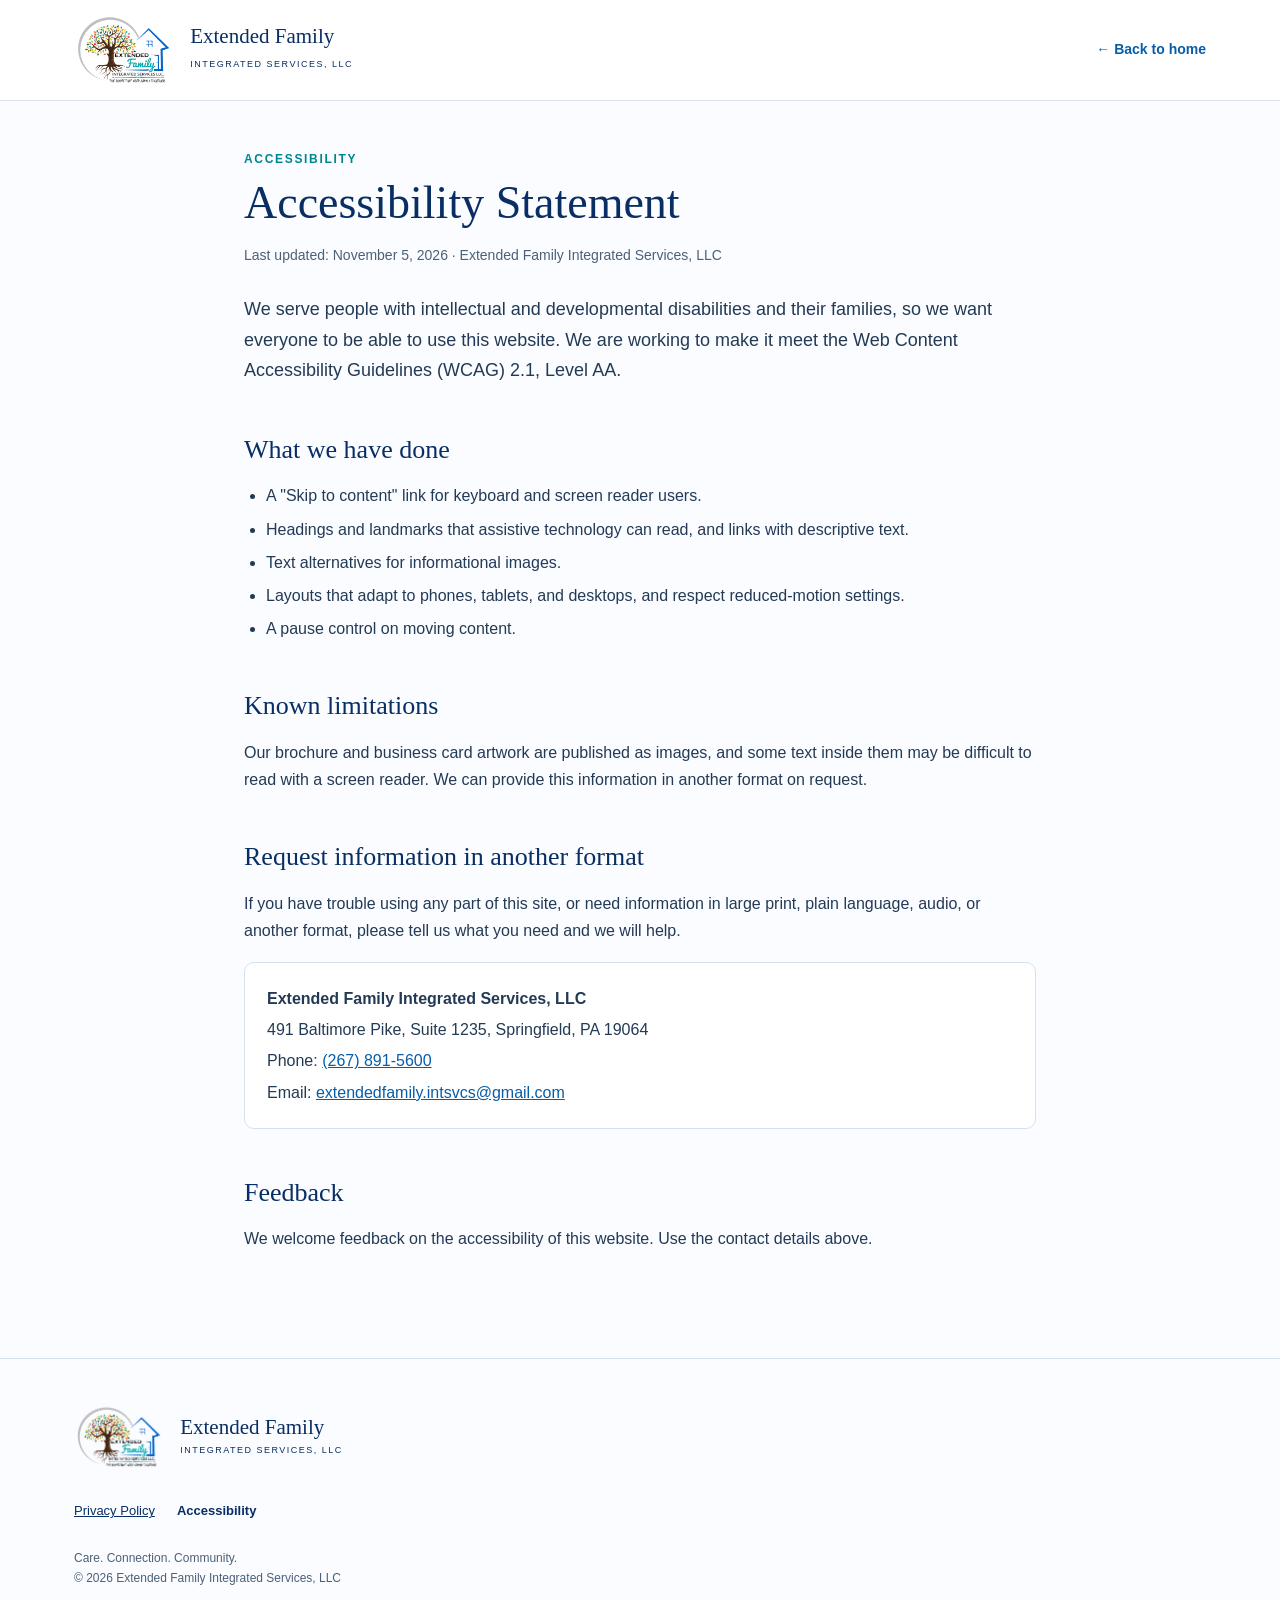
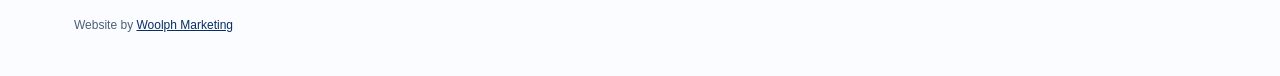
<file: accessibility.html>
<!DOCTYPE html><html lang="en"><head><meta charset="utf-8"><meta name="viewport" content="width=device-width,initial-scale=1">
<title>Accessibility Statement | Extended Family Integrated Services</title>
<meta name="description" content="Our commitment to an accessible website and how to request information in another format.">
<link rel="canonical" href="https://extendedfamilyintegratedservices.com/accessibility.html">
<link rel="stylesheet" href="legal.css"></head><body>
<a class="skip" href="#main">Skip to content</a>
<header class="site-head"><div class="wrap bar"><a class="brand" href="index.html"><img class="brand-logo brand-logo--header" src="assets/logo-header.png" width="382" height="305" alt="Extended Family Integrated Services LLC logo"><span><strong>Extended Family</strong><small>INTEGRATED SERVICES, LLC</small></span></a><a class="back" href="index.html">&larr; Back to home</a></div></header>
<main id="main" class="wrap doc">

<p class="eyebrow">Accessibility</p>
<h1>Accessibility Statement</h1>
<p class="meta">Last updated: November 5, 2026 &middot; Extended Family Integrated Services, LLC</p>

<p class="lead">We serve people with intellectual and developmental disabilities and their families, so we want everyone to be able to use this website. We are working to make it meet the Web Content Accessibility Guidelines (WCAG) 2.1, Level AA.</p>

<h2>What we have done</h2>
<ul>
<li>A "Skip to content" link for keyboard and screen reader users.</li>
<li>Headings and landmarks that assistive technology can read, and links with descriptive text.</li>
<li>Text alternatives for informational images.</li>
<li>Layouts that adapt to phones, tablets, and desktops, and respect reduced-motion settings.</li>
<li>A pause control on moving content.</li>
</ul>

<h2>Known limitations</h2>
<p>Our brochure and business card artwork are published as images, and some text inside them may be difficult to read with a screen reader. We can provide this information in another format on request.</p>

<h2>Request information in another format</h2>
<p>If you have trouble using any part of this site, or need information in large print, plain language, audio, or another format, please tell us what you need and we will help.</p>
<div class="box">
<p><strong>Extended Family Integrated Services, LLC</strong></p>
<p>491 Baltimore Pike, Suite 1235, Springfield, PA 19064</p>
<p>Phone: <a href="tel:+12678915600">(267) 891-5600</a></p>
<p>Email: <a href="mailto:extendedfamily.intsvcs@gmail.com">extendedfamily.intsvcs@gmail.com</a></p>
</div>

<h2>Feedback</h2>
<p>We welcome feedback on the accessibility of this website. Use the contact details above.</p>

</main>
<footer><div class="wrap foot"><a class="brand" href="index.html"><img class="brand-logo brand-logo--footer" src="assets/logo-header.png" width="382" height="305" alt="Extended Family Integrated Services LLC logo"><span><strong>Extended Family</strong><small>INTEGRATED SERVICES, LLC</small></span></a><nav class="legal-links" aria-label="Legal and compliance"><a href="privacy-policy.html">Privacy Policy</a><a href="accessibility.html" aria-current="page">Accessibility</a></nav><p>Care. Connection. Community.<br>&copy; <span id="year"></span> Extended Family Integrated Services, LLC</p><p class="credit">Website by <a href="https://woolph.marketing" target="_blank" rel="noopener">Woolph Marketing</a></p></div></footer><script>document.getElementById('year').textContent=new Date().getFullYear()</script>
</body></html>
</file>
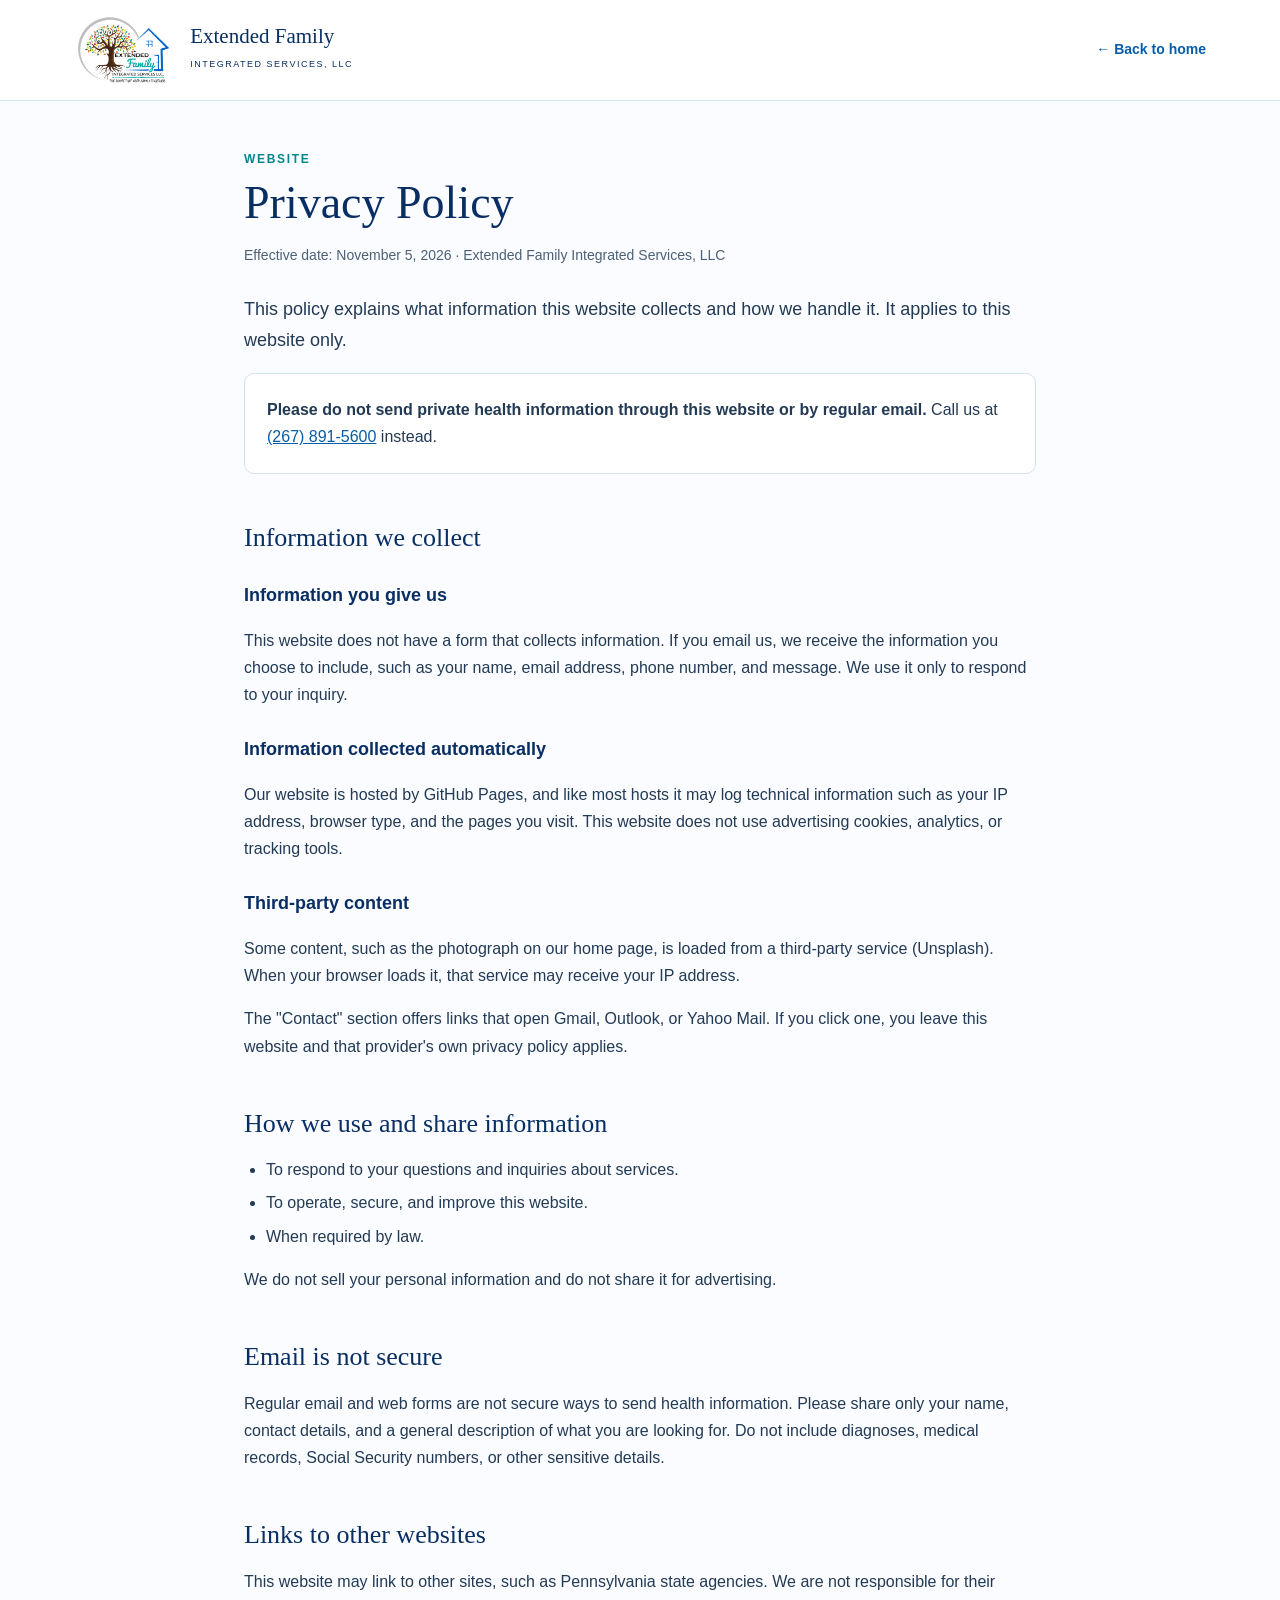
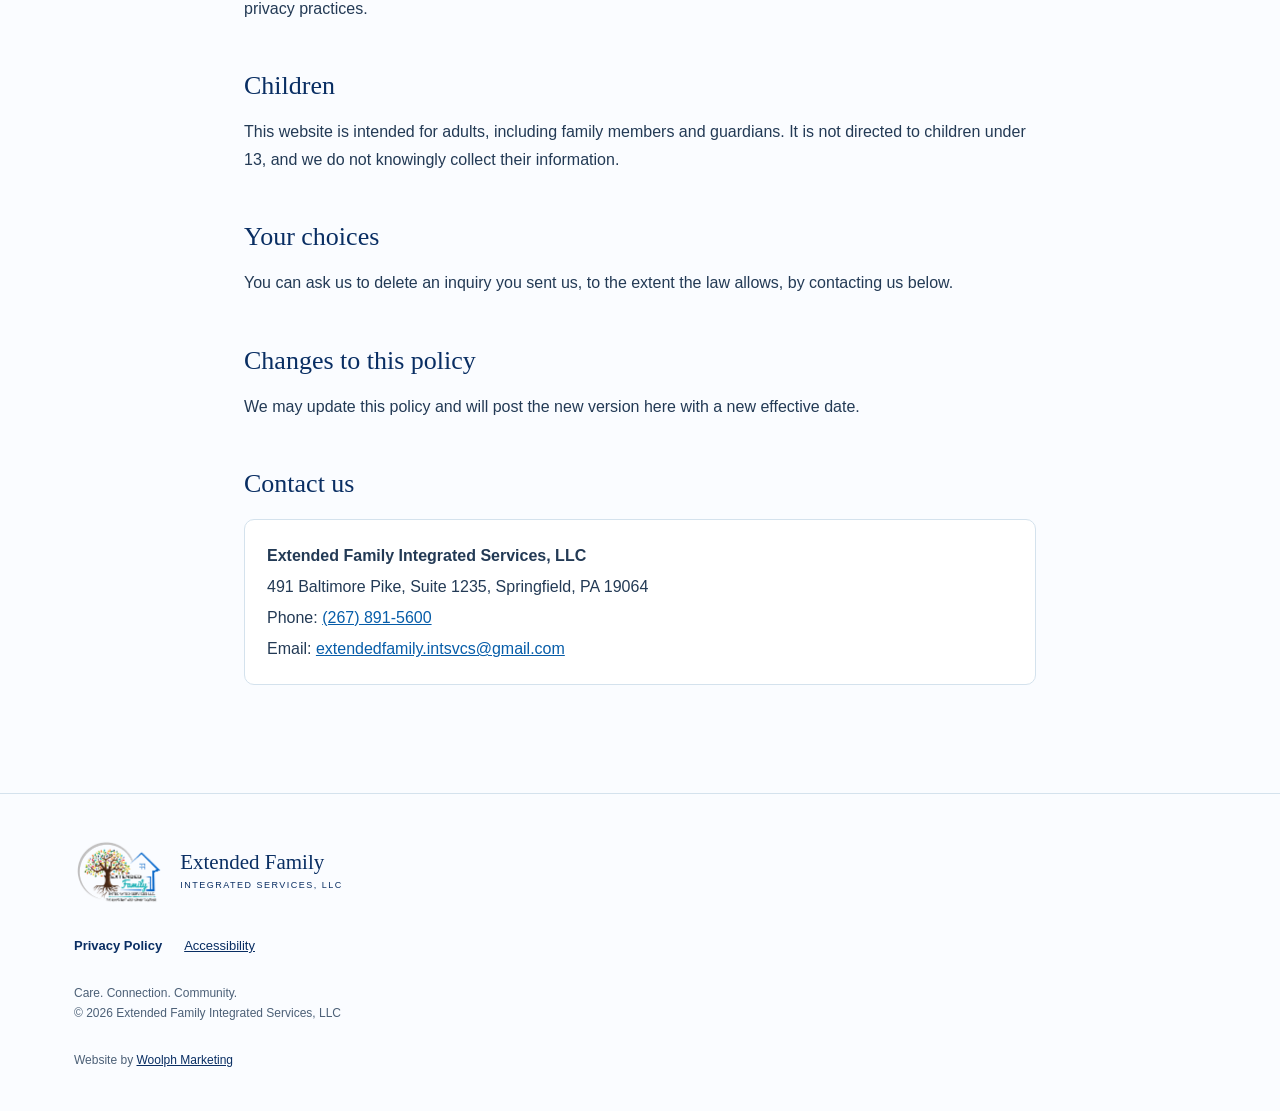
<file: privacy-policy.html>
<!DOCTYPE html><html lang="en"><head><meta charset="utf-8"><meta name="viewport" content="width=device-width,initial-scale=1">
<title>Privacy Policy | Extended Family Integrated Services</title>
<meta name="description" content="What information the Extended Family Integrated Services website collects and how it is handled.">
<link rel="canonical" href="https://extendedfamilyintegratedservices.com/privacy-policy.html">
<link rel="stylesheet" href="legal.css"></head><body>
<a class="skip" href="#main">Skip to content</a>
<header class="site-head"><div class="wrap bar"><a class="brand" href="index.html"><img class="brand-logo brand-logo--header" src="assets/logo-header.png" width="382" height="305" alt="Extended Family Integrated Services LLC logo"><span><strong>Extended Family</strong><small>INTEGRATED SERVICES, LLC</small></span></a><a class="back" href="index.html">&larr; Back to home</a></div></header>
<main id="main" class="wrap doc">

<p class="eyebrow">Website</p>
<h1>Privacy Policy</h1>
<p class="meta">Effective date: November 5, 2026 &middot; Extended Family Integrated Services, LLC</p>

<p class="lead">This policy explains what information this website collects and how we handle it. It applies to this website only.</p>

<div class="box"><p><strong>Please do not send private health information through this website or by regular email.</strong> Call us at <a href="tel:+12678915600">(267) 891-5600</a> instead.</p></div>

<h2>Information we collect</h2>
<h3>Information you give us</h3>
<p>This website does not have a form that collects information. If you email us, we receive the information you choose to include, such as your name, email address, phone number, and message. We use it only to respond to your inquiry.</p>
<h3>Information collected automatically</h3>
<p>Our website is hosted by GitHub Pages, and like most hosts it may log technical information such as your IP address, browser type, and the pages you visit. This website does not use advertising cookies, analytics, or tracking tools.</p>
<h3>Third-party content</h3>
<p>Some content, such as the photograph on our home page, is loaded from a third-party service (Unsplash). When your browser loads it, that service may receive your IP address.</p>
<p>The "Contact" section offers links that open Gmail, Outlook, or Yahoo Mail. If you click one, you leave this website and that provider's own privacy policy applies.</p>

<h2>How we use and share information</h2>
<ul>
<li>To respond to your questions and inquiries about services.</li>
<li>To operate, secure, and improve this website.</li>
<li>When required by law.</li>
</ul>
<p>We do not sell your personal information and do not share it for advertising.</p>

<h2>Email is not secure</h2>
<p>Regular email and web forms are not secure ways to send health information. Please share only your name, contact details, and a general description of what you are looking for. Do not include diagnoses, medical records, Social Security numbers, or other sensitive details.</p>

<h2>Links to other websites</h2>
<p>This website may link to other sites, such as Pennsylvania state agencies. We are not responsible for their privacy practices.</p>

<h2>Children</h2>
<p>This website is intended for adults, including family members and guardians. It is not directed to children under 13, and we do not knowingly collect their information.</p>

<h2>Your choices</h2>
<p>You can ask us to delete an inquiry you sent us, to the extent the law allows, by contacting us below.</p>

<h2>Changes to this policy</h2>
<p>We may update this policy and will post the new version here with a new effective date.</p>

<h2>Contact us</h2>
<div class="box">
<p><strong>Extended Family Integrated Services, LLC</strong></p>
<p>491 Baltimore Pike, Suite 1235, Springfield, PA 19064</p>
<p>Phone: <a href="tel:+12678915600">(267) 891-5600</a></p>
<p>Email: <a href="mailto:extendedfamily.intsvcs@gmail.com">extendedfamily.intsvcs@gmail.com</a></p>
</div>

</main>
<footer><div class="wrap foot"><a class="brand" href="index.html"><img class="brand-logo brand-logo--footer" src="assets/logo-header.png" width="382" height="305" alt="Extended Family Integrated Services LLC logo"><span><strong>Extended Family</strong><small>INTEGRATED SERVICES, LLC</small></span></a><nav class="legal-links" aria-label="Legal and compliance"><a href="privacy-policy.html" aria-current="page">Privacy Policy</a><a href="accessibility.html">Accessibility</a></nav><p>Care. Connection. Community.<br>&copy; <span id="year"></span> Extended Family Integrated Services, LLC</p><p class="credit">Website by <a href="https://woolph.marketing" target="_blank" rel="noopener">Woolph Marketing</a></p></div></footer><script>document.getElementById('year').textContent=new Date().getFullYear()</script>
</body></html>
</file>
<file: legal.css>
/* Shared styles for legal / compliance pages. Palette matches index.html. */
:root{--ink:#092e63;--green:#075da9;--cream:#fafcff;--lime:#d5f4f2;--line:#d4e2ed;--muted:#4c6077;--page-gutter:34px}
*{box-sizing:border-box}
html{scroll-behavior:smooth;scroll-padding-top:20px}
body{margin:0;background:var(--cream);color:var(--ink);font:16px/1.7 Arial,sans-serif}
a{color:var(--green)}
:focus-visible{outline:3px solid #b76931;outline-offset:4px}
.wrap{max-width:1200px;margin:auto;width:100%;padding-inline:var(--page-gutter)}
.skip{position:absolute;left:-10000px}
.skip:focus{left:10px;top:10px;background:white;padding:8px 12px;z-index:20}

.site-head{background:#fffffff5;border-bottom:1px solid var(--line)}
.bar{display:flex;align-items:center;justify-content:space-between;gap:16px;min-height:100px}
.brand{display:flex;align-items:center;gap:11px;text-decoration:none;color:var(--ink);min-width:0}
.brand-logo{width:68px;height:68px;object-fit:contain;background:white;border-radius:6px;flex-shrink:0}
.brand-logo.brand-logo--header{width:auto;height:84px;max-width:none;background:transparent;border-radius:0}
@media(max-width:620px){.brand-logo.brand-logo--header{height:62px}}
.brand-logo.brand-logo--footer{width:auto;height:76px;max-width:none;background:transparent;border-radius:0}
.brand strong{font:21px Georgia,serif;display:block;line-height:1.1}
.brand small{font-size:9px;letter-spacing:1.5px}
.back{font-size:14px;text-decoration:none;font-weight:600;white-space:nowrap}
.back:hover{text-decoration:underline}


.doc{padding-top:48px;padding-bottom:30px;max-width:860px}
.eyebrow{font-size:12px;letter-spacing:.14em;font-weight:700;color:#00868e;text-transform:uppercase;margin:0 0 8px}
h1{font:clamp(32px,5vw,46px)/1.15 Georgia,serif;margin:0 0 14px}
h2{font:26px/1.25 Georgia,serif;margin:42px 0 10px;padding-top:6px}
h3{font-size:18px;margin:26px 0 6px}
p,li{color:#233a55}
.meta{color:var(--muted);font-size:14px;margin:0 0 26px}
.lead{font-size:18px}
.notice-caps{font-weight:700;text-transform:uppercase;font-size:15px;line-height:1.5;border:2px solid var(--ink);padding:14px 16px;border-radius:6px;background:white}
.box{background:white;border:1px solid var(--line);border-radius:10px;padding:18px 22px;margin:18px 0}
.box p{margin:4px 0}
ul{padding-left:22px}
li{margin-bottom:6px}
.toc{background:white;border:1px solid var(--line);border-radius:10px;padding:16px 22px;margin:22px 0}
.toc strong{display:block;margin-bottom:6px}
.toc ol{margin:0;padding-left:20px;columns:2;column-gap:30px}
.toc li{margin-bottom:3px;font-size:14px}

footer{padding:40px 0;border-top:1px solid var(--line);margin-top:60px;font-size:12px}
.foot{display:flex;flex-direction:column;align-items:flex-start;gap:25px}
footer p{margin:0;color:var(--muted)}
.legal-links{display:flex;flex-wrap:wrap;gap:6px 22px;font-size:13px}
.legal-links a{color:var(--ink)}
.legal-links a[aria-current=page]{font-weight:700;text-decoration:none}
.credit{margin-top:2px}
.credit a{color:var(--ink)}

@media(max-width:620px){:root{--page-gutter:22px}.bar{min-height:84px}.brand-logo{width:56px;height:56px}.brand strong{font-size:19px}.toc ol{columns:1}.doc{padding-top:32px}h2{font-size:23px}}
@media print{.skip,.back{display:none}body{background:white}.draft-banner{border:1px solid #999}}
@media(prefers-reduced-motion:reduce){html{scroll-behavior:auto}}
</file>
